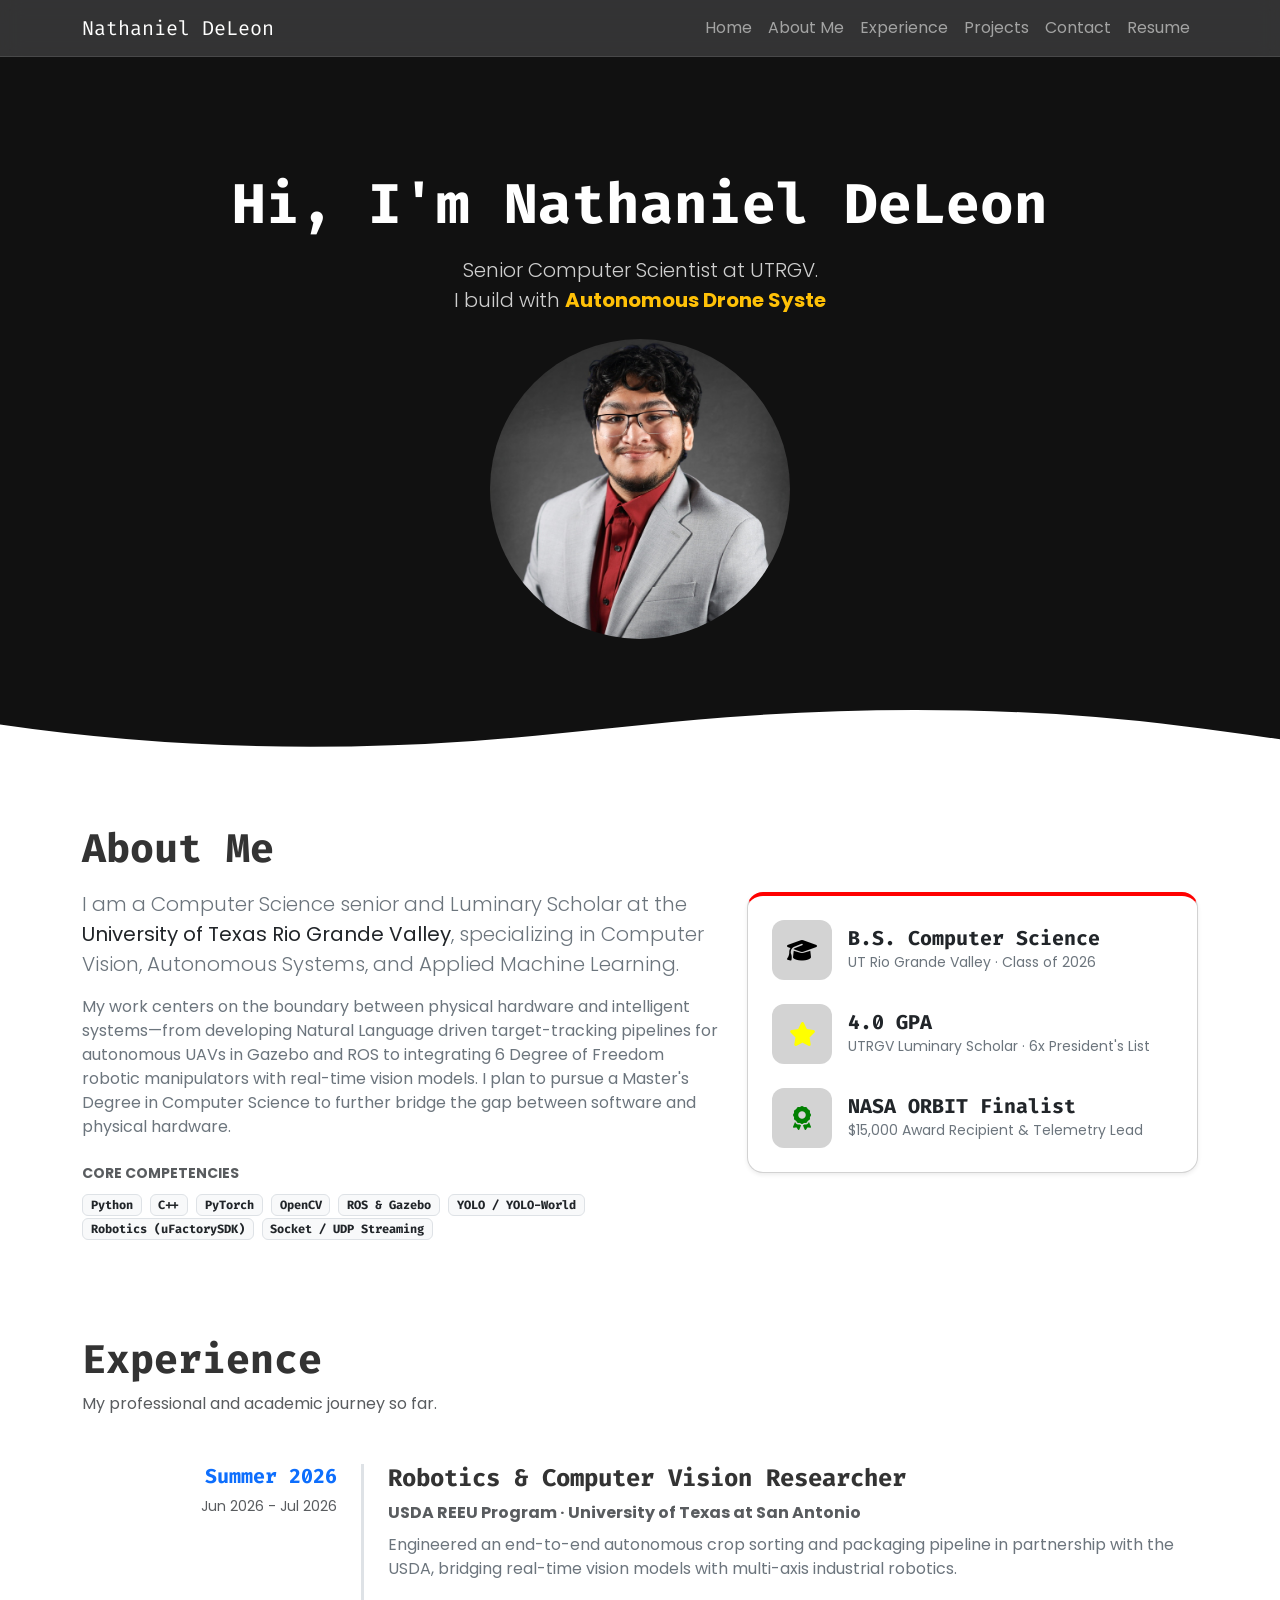
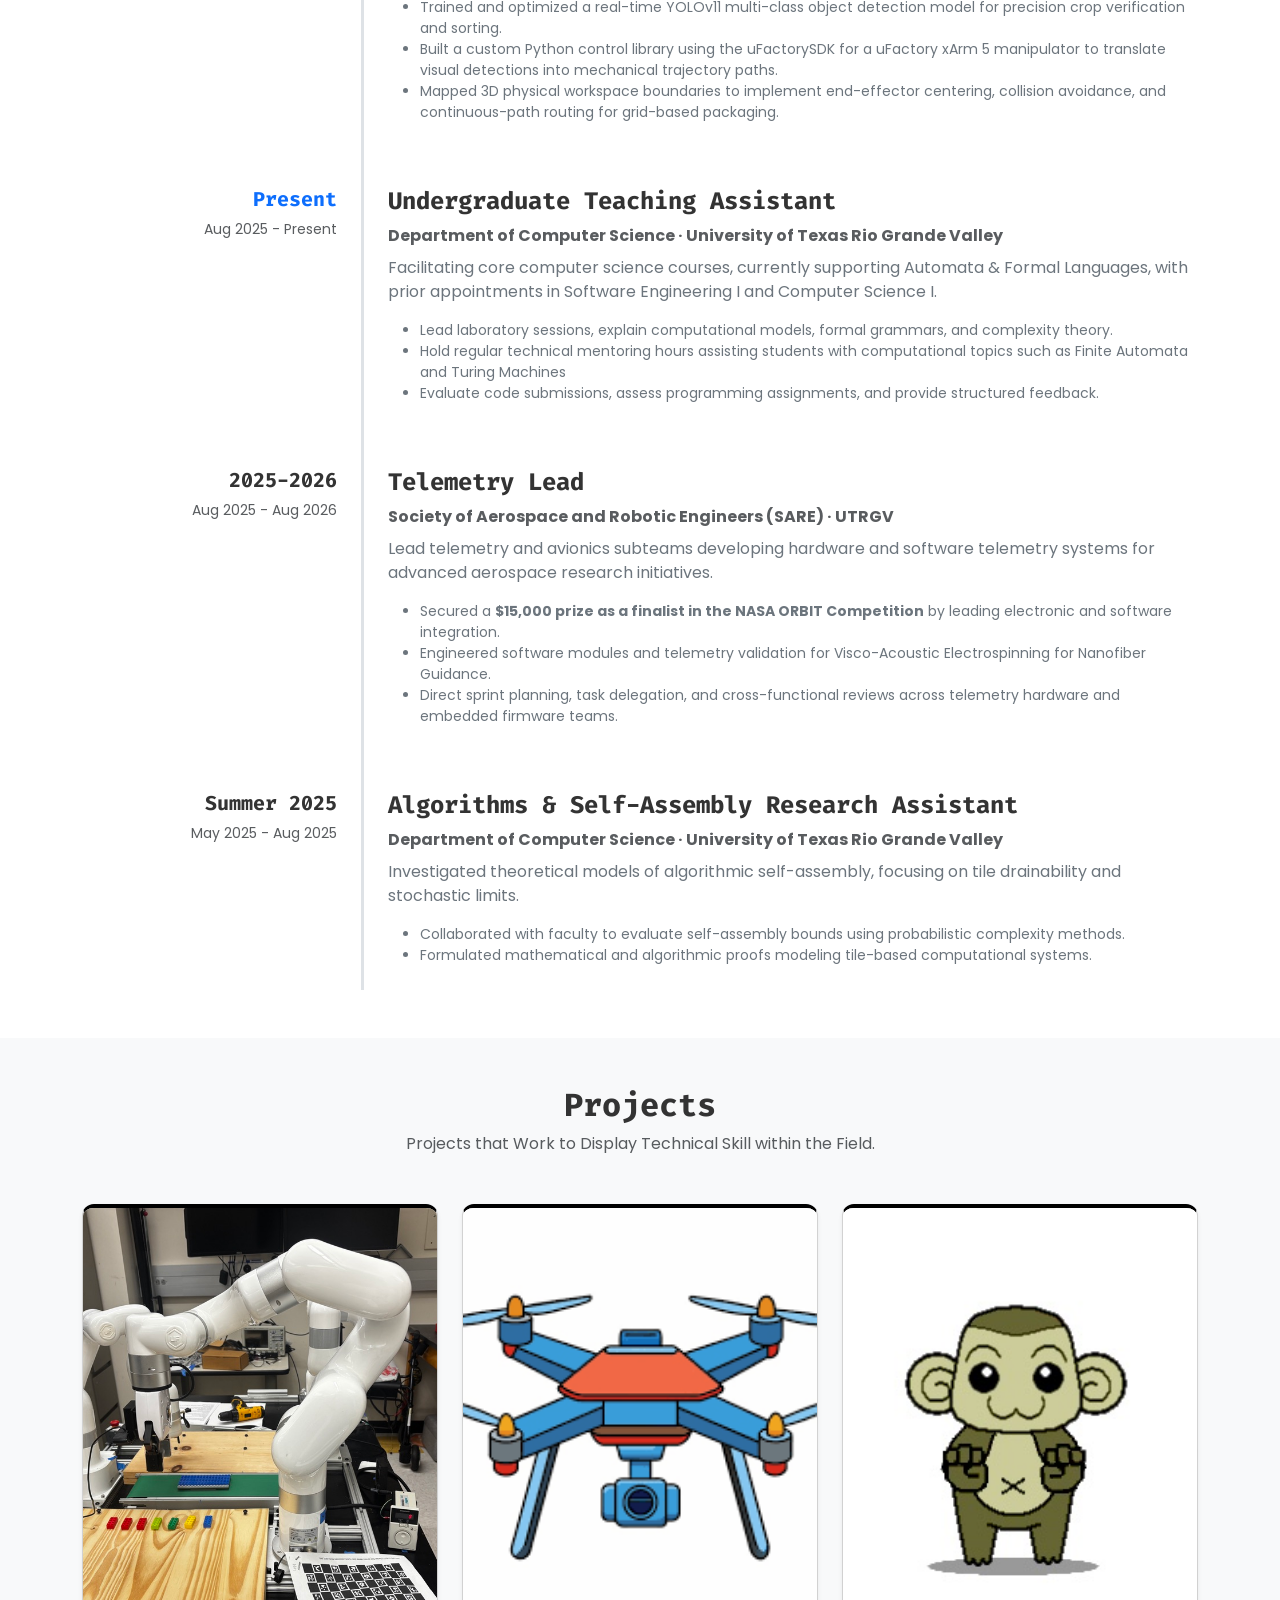
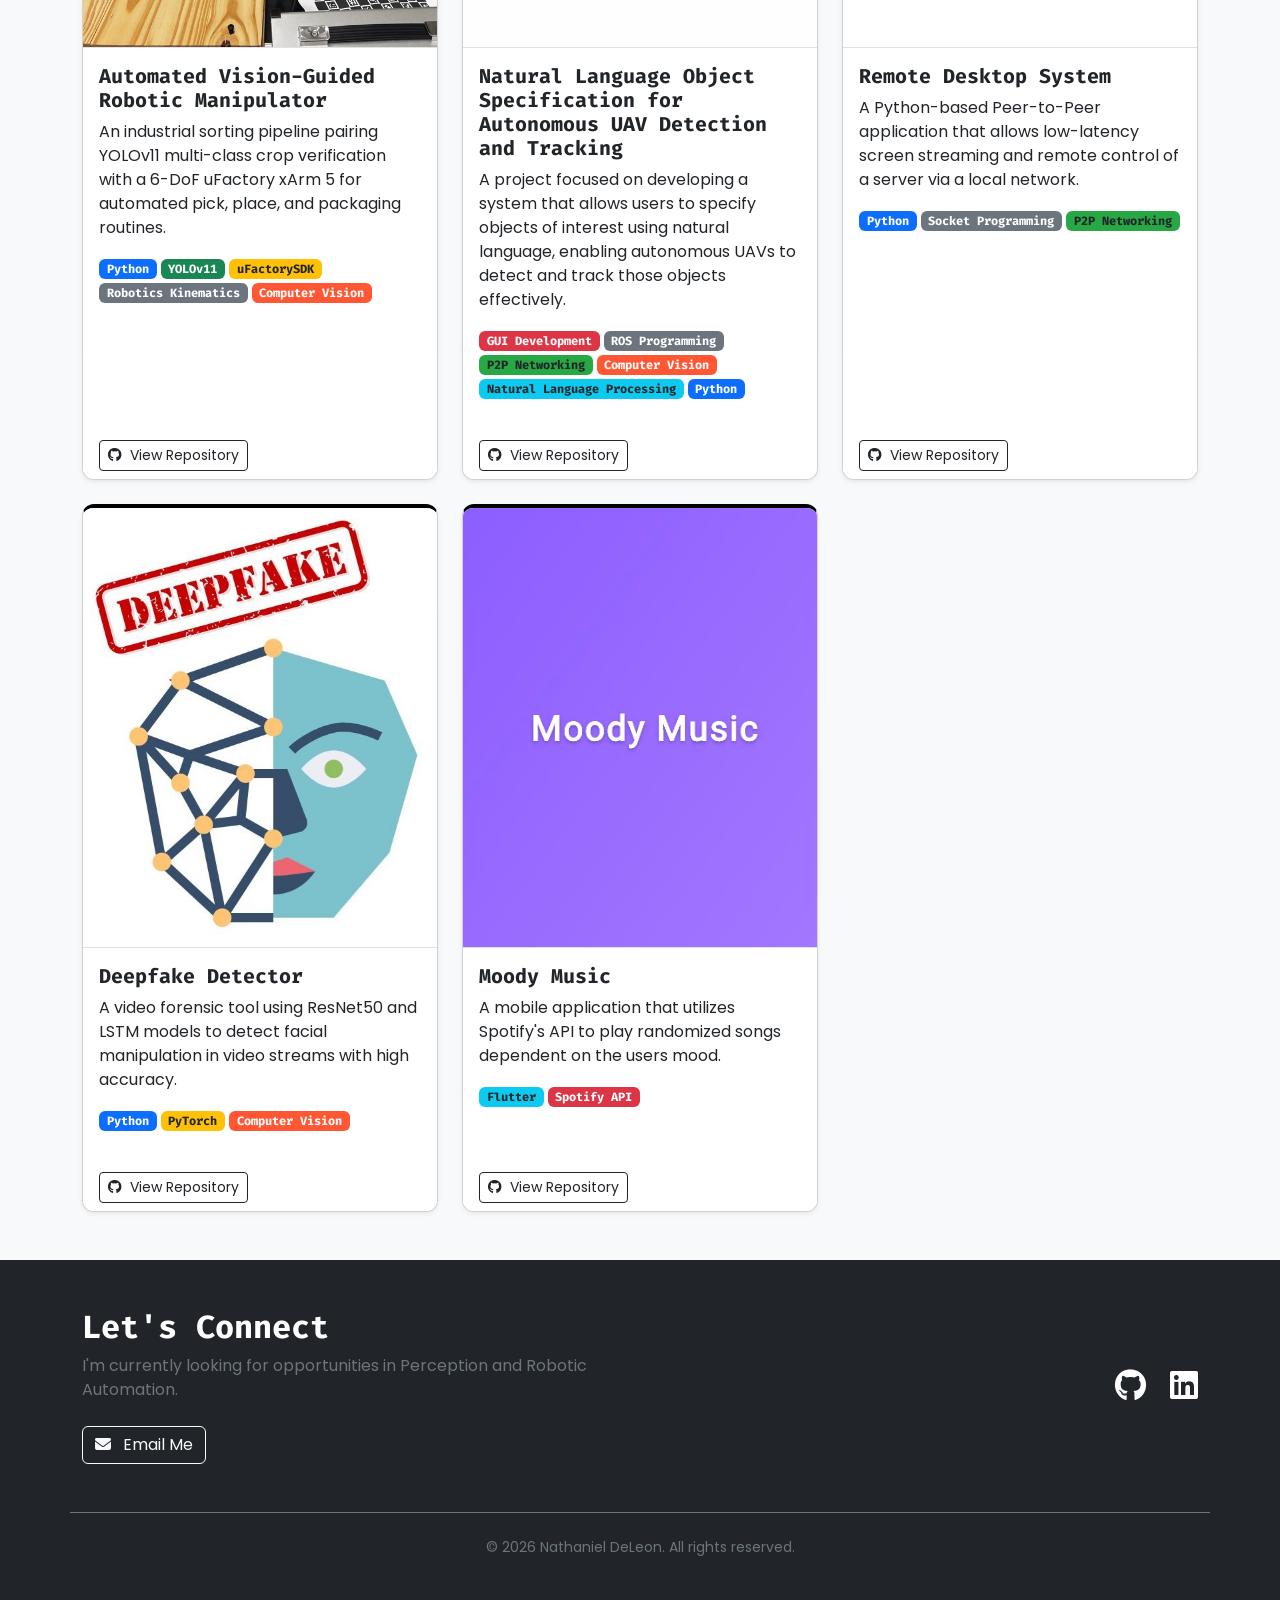
<file: index.html>
<!-- index.html -->
<!DOCTYPE html>
<html lang="en">
<head>
    <meta charset="UTF-8">
    <meta name="viewport" content="width=device-width, initial-scale=1.0">
    <title>Nathaniel DeLeon</title>
    
    <link href="https://cdn.jsdelivr.net/npm/bootstrap@5.3.0/dist/css/bootstrap.min.css" rel="stylesheet">
    <link rel="stylesheet" href="css/style.css">
    <link href="https://fonts.googleapis.com/css2?family=Fira+Code:wght@300;400;500&family=Poppins:wght@400;600;700&display=swap" rel="stylesheet">
    <link rel="stylesheet" href="https://cdnjs.cloudflare.com/ajax/libs/font-awesome/6.4.0/css/all.min.css">
</head>
<body>

    <nav class="navbar navbar-expand-lg navbar-dark bg-dark sticky-top">
        <div class="container">
            <a class="navbar-brand" href="#">Nathaniel DeLeon</a>
            
            <button class="navbar-toggler" type="button" data-bs-toggle="collapse" data-bs-target="#navbarNav">
                <span class="navbar-toggler-icon"></span>
            </button>
    
            <div class="collapse navbar-collapse" id="navbarNav">
                <ul class="navbar-nav ms-auto"> 
                    <li class="nav-item">
                        <a class="nav-link" href="#hero">Home</a>
                    </li>
                    <li class="nav-item">
                        <a class="nav-link" href="#about">About Me</a>
                    </li>
                    <li class="nav-item">
                        <a class="nav-link" href="#experience">Experience</a>
                    </li>
                    <li class="nav-item">
                        <a class="nav-link" href="#projects">Projects</a>
                    </li>
                    <li class="nav-item">
                        <a class="nav-link" href="#contact">Contact</a>
                    </li>
                    <li class="nav-item">
                        <a class="nav-link" href="assets/Nathaniel DeLeon Resume.pdf" target="_blank">Resume</a>
                    </li>
                </ul>
            </div>
        </div>
    </nav>

    <section id="hero" class="text-center py-5 position-relative">
        <div class="container">
            <h1 class="fw-bold display-4 mb-3">Hi, I'm Nathaniel DeLeon</h1>
            
            <p class="lead mb-4">
                Senior Computer Scientist at UTRGV.<br>
                I build with <span id="typewriter" class="fw-bold text-warning"></span>
            </p>
    
            <img src="assets/ProfilePicture.jpeg" alt="Nathaniel DeLeon" class="rounded-circle mb-4" width="300" height="300" style="object-fit: cover; object-position: center 7%;">
        </div>
        
        <div style="position: absolute; bottom: 0; left: 0; width: 100%; overflow: hidden; line-height: 0;">
            <svg data-name="Layer 1" xmlns="http://www.w3.org/2000/svg" viewBox="0 0 1200 120" preserveAspectRatio="none" style="position: relative; display: block; width: calc(138% + 1.3px); height: 68px;">
                <path d="M321.39,56.44c58-10.79,114.16-30.13,172-41.86,82.39-16.72,168.19-17.73,250.45-.39C823.78,31,906.67,72,985.66,92.83c70.05,18.48,146.53,26.09,214.34,3V120H0V27.35A600.21,600.21,0,0,0,321.39,56.44Z" fill="#ffffff"></path>
            </svg>
        </div>
    </section>

    <section id="about" class="py-5 bg-white">
        <div class="container">
            <div class="row align-items-center">
                
                <div class="col-md-7 mb-4 mb-md-0">
                    <h2 class="fw-bold mb-3 display-6">About Me</h2>
                    <p class="lead text-secondary">
                        I am a Computer Science senior and Luminary Scholar at the <strong class="text-dark">University of Texas Rio Grande Valley</strong>, specializing in Computer Vision, Autonomous Systems, and Applied Machine Learning.
                    </p>
                    <p class="text-secondary">
                        My work centers on the boundary between physical hardware and intelligent systems—from developing Natural Language driven target-tracking pipelines for autonomous UAVs in Gazebo and ROS to integrating 6 Degree of Freedom robotic manipulators with real-time vision models. I plan to pursue a Master's Degree in Computer Science to further bridge the gap between software and physical hardware.
                    </p>
                    
                    <div class="mt-4">
                        <p class="fw-bold small text-uppercase text-muted mb-2">Core Competencies</p>
                        <span class="badge bg-light text-dark border me-1">Python</span>
                        <span class="badge bg-light text-dark border me-1">C++</span>
                        <span class="badge bg-light text-dark border me-1">PyTorch</span>
                        <span class="badge bg-light text-dark border me-1">OpenCV</span>
                        <span class="badge bg-light text-dark border me-1">ROS & Gazebo</span>
                        <span class="badge bg-light text-dark border me-1">YOLO / YOLO-World</span>
                        <span class="badge bg-light text-dark border me-1">Robotics (uFactorySDK)</span>
                        <span class="badge bg-light text-dark border">Socket / UDP Streaming</span>
                    </div>
                </div>
    
                <div class="col-md-5">
                    <div class="card bg-white p-4 rounded-4 shadow-sm h-100">
                        <div class="d-flex align-items-center mb-4">
                            <div class="icon-box icon-box-primary me-3">
                                <i class="fas fa-graduation-cap fa-xl"></i>
                            </div>
                            <div>
                                <h5 class="fw-bold mb-0">B.S. Computer Science</h5>
                                <small class="text-secondary">UT Rio Grande Valley · Class of 2026</small>
                            </div>
                        </div>
                    
                        <div class="d-flex align-items-center mb-4">
                            <div class="icon-box icon-box-warning me-3">
                                <i class="fas fa-star fa-xl"></i>
                            </div>
                            <div>
                                <h5 class="fw-bold mb-0">4.0 GPA</h5>
                                <small class="text-secondary">UTRGV Luminary Scholar · 6x President's List</small>
                            </div>
                        </div>
                    
                        <div class="d-flex align-items-center">
                            <div class="icon-box icon-box-success me-3">
                                <i class="fas fa-award fa-xl"></i>
                            </div>
                            <div>
                                <h5 class="fw-bold mb-0">NASA ORBIT Finalist</h5>
                                <small class="text-secondary">$15,000 Award Recipient & Telemetry Lead</small>
                            </div>
                        </div>
                    </div>
                </div>
    
            </div>
        </div>
    </section>

    <section id="experience" class="py-5 bg-white">
        <div class="container">
            <div class="mb-5">
                <h2 class="fw-bold display-6">Experience</h2>
                <p class="text-muted">My professional and academic journey so far.</p>
            </div>
    
            <div class="row g-0">
                <div class="col-md-3 d-flex flex-column align-items-md-end pe-md-4 mb-3 mb-md-0">
                    <h5 class="fw-bold text-primary">Summer 2026</h5>
                    <span class="text-muted small">Jun 2026 - Jul 2026</span>
                </div>
                <div class="col-md-9 ps-md-4 border-start border-3 border-light pb-5">
                    <h4 class="fw-bold">Robotics & Computer Vision Researcher</h4>
                    <p class="text-muted fw-bold mb-2">USDA REEU Program · University of Texas at San Antonio</p>
                    <p class="text-secondary">
                        Engineered an end-to-end autonomous crop sorting and packaging pipeline in partnership with the USDA, bridging real-time vision models with multi-axis industrial robotics.
                    </p>
                    <ul class="text-secondary small">
                        <li>Trained and optimized a real-time YOLOv11 multi-class object detection model for precision crop verification and sorting.</li>
                        <li>Built a custom Python control library using the uFactorySDK for a uFactory xArm 5 manipulator to translate visual detections into mechanical trajectory paths.</li>
                        <li>Mapped 3D physical workspace boundaries to implement end-effector centering, collision avoidance, and continuous-path routing for grid-based packaging.</li>
                    </ul>
                </div>
            </div>

            <div class="row g-0">
                <div class="col-md-3 d-flex flex-column align-items-md-end pe-md-4 mb-3 mb-md-0">
                    <h5 class="fw-bold text-primary">Present</h5>
                    <span class="text-muted small">Aug 2025 - Present</span>
                </div>
                <div class="col-md-9 ps-md-4 border-start border-3 border-light pb-5">
                    <h4 class="fw-bold">Undergraduate Teaching Assistant</h4>
                    <p class="text-muted fw-bold mb-2">Department of Computer Science · University of Texas Rio Grande Valley</p>
                    <p class="text-secondary">
                        Facilitating core computer science courses, currently supporting Automata & Formal Languages, with prior appointments in Software Engineering I and Computer Science I.
                    </p>
                    <ul class="text-secondary small">
                        <li>Lead laboratory sessions, explain computational models, formal grammars, and complexity theory.</li>
                        <li>Hold regular technical mentoring hours assisting students with computational topics such as Finite Automata and Turing Machines</li>
                        <li>Evaluate code submissions, assess programming assignments, and provide structured feedback.</li>
                    </ul>
                </div>
            </div>
    
            <div class="row g-0">
                <div class="col-md-3 d-flex flex-column align-items-md-end pe-md-4 mb-3 mb-md-0">
                    <h5 class="fw-bold">2025-2026</h5>
                    <span class="text-muted small">Aug 2025 - Aug 2026</span>
                </div>
                <div class="col-md-9 ps-md-4 border-start border-3 border-light pb-5">
                    <h4 class="fw-bold">Telemetry Lead</h4>
                    <p class="text-muted fw-bold mb-2">Society of Aerospace and Robotic Engineers (SARE) · UTRGV</p>
                    <p class="text-secondary">
                        Lead telemetry and avionics subteams developing hardware and software telemetry systems for advanced aerospace research initiatives.
                    </p>
                    <ul class="text-secondary small">
                        <li>Secured a <strong>$15,000 prize as a finalist in the NASA ORBIT Competition</strong> by leading electronic and software integration.</li>
                        <li>Engineered software modules and telemetry validation for Visco-Acoustic Electrospinning for Nanofiber Guidance.</li>
                        <li>Direct sprint planning, task delegation, and cross-functional reviews across telemetry hardware and embedded firmware teams.</li>
                    </ul>
                </div>
            </div>
    
            <div class="row g-0">
                <div class="col-md-3 d-flex flex-column align-items-md-end pe-md-4 mb-3 mb-md-0">
                    <h5 class="fw-bold">Summer 2025</h5>
                    <span class="text-muted small">May 2025 - Aug 2025</span>
                </div>
                <div class="col-md-9 ps-md-4 border-start border-3 border-light pb-2">
                    <h4 class="fw-bold">Algorithms & Self-Assembly Research Assistant</h4>
                    <p class="text-muted fw-bold mb-2">Department of Computer Science · University of Texas Rio Grande Valley</p>
                    <p class="text-secondary">
                        Investigated theoretical models of algorithmic self-assembly, focusing on tile drainability and stochastic limits.
                    </p>
                    <ul class="text-secondary small">
                        <li>Collaborated with faculty to evaluate self-assembly bounds using probabilistic complexity methods.</li>
                        <li>Formulated mathematical and algorithmic proofs modeling tile-based computational systems.</li>
                    </ul>
                </div>
            </div>
    
        </div>
    </section>

    <section id="projects" class="py-5 bg-light">
        <div class="container">
            
            <div class="text-center mb-5">
                <h2 class="fw-bold">Projects</h2>
                <p class="text-muted">Projects that Work to Display Technical Skill within the Field.</p>
            </div>
    
            <div class="row g-4"> 

                <div class="col-12 col-md-6 col-lg-4">
                    <div id="arm-sorting" class="card h-100 shadow-sm">
                        <img src="assets/arm.jpeg" class="card-img-top" alt="natural">
                        <div class="card-body">
                            <h5 class="card-title fw-bold">Automated Vision-Guided Robotic Manipulator</h5>
                            <p class="card-text">
                                An industrial sorting pipeline pairing YOLOv11 multi-class crop verification with a 6-DoF uFactory xArm 5 for automated pick, place, and packaging routines.
                            </p>
                            <div class="mb-3">
                                <span class="badge bg-primary">Python</span>
                                <span class="badge bg-success">YOLOv11</span>
                                <span class="badge bg-warning text-dark">uFactorySDK</span>
                                <span class="badge bg-secondary">Robotics Kinematics</span>
                                <span class="badge bg-accent-orange text-white">Computer Vision</span>
                            </div>
                        </div>
                        <div class="card-footer bg-white border-0">
                            <a href="https://github.com/carolinemed6/REEUSorting" target="_blank" class="btn btn-outline-dark btn-sm">
                                <i class="fab fa-github me-1"></i> View Repository
                            </a>
                        </div>
                    </div>
                </div>

                <div class="col-12 col-md-6 col-lg-4">
                    <div id="Drone" class="card h-100 shadow-sm">
                        <img src="assets/drone.png" class="card-img-top" alt="natural">
                        <div class="card-body">
                            <h5 class="card-title fw-bold">Natural Language Object Specification for Autonomous UAV Detection and Tracking</h5>
                            <p class="card-text">
                                A project focused on developing a system that allows users to specify objects of interest using natural language, enabling autonomous UAVs to detect and track those objects effectively.
                            </p>
                            <div class="mb-3">
                                <span class="badge bg-danger">GUI Development</span>
                                <span class="badge bg-secondary">ROS Programming</span>
                                <span class="badge bg-green-color text-dark">P2P Networking</span>
                                <span class="badge bg-accent-orange text-white">Computer Vision</span>
                                <span class="badge bg-info text-dark">Natural Language Processing</span>
                                <span class="badge bg-primary">Python</span>
                            </div>
                        </div>
                        <div class="card-footer bg-white border-0">
                            <a href="https://github.com/isabellawtu09/Senior-Project-Autonomous-Drone" target="_blank" class="btn btn-outline-dark btn-sm">
                                <i class="fab fa-github me-1"></i> View Repository
                            </a>
                        </div>
                    </div>
                </div>
                
                <div class="col-12 col-md-6 col-lg-4">
                    <div id="Remote" class="card h-100 shadow-sm">
                        <img src="assets/monkey_wave.jpeg" class="card-img-top" alt="Remote Desktop App">
                        <div class="card-body">
                            <h5 class="card-title fw-bold">Remote Desktop System</h5>
                            <p class="card-text">
                                A Python-based Peer-to-Peer application that allows low-latency screen streaming and remote control of a server via a local network.
                            </p>
                            <div class="mb-3">
                                <span class="badge bg-primary">Python</span>
                                <span class="badge bg-secondary">Socket Programming</span>
                                <span class="badge bg-green-color text-dark">P2P Networking</span>
                            </div>
                        </div>
                        <div class="card-footer bg-white border-0">
                            <a href="https://github.com/CompleteCanoe98/Local-Network-Remote-Desktop-Streaming-Control-System" target="_blank" class="btn btn-outline-dark btn-sm">
                                <i class="fab fa-github me-1"></i> View Repository
                            </a>
                        </div>
                    </div>
                </div>

                <div class="col-12 col-md-6 col-lg-4">
                    <div id="deepfake" class="card h-100 shadow-sm">
                        <img src="assets/deepfakePicture.jpg" class="card-img-top" alt="Deepfake Detector">
                        <div class="card-body">
                            <h5 class="card-title fw-bold">Deepfake Detector</h5>
                            <p class="card-text">
                                A video forensic tool using ResNet50 and LSTM models to detect facial manipulation in video streams with high accuracy.
                            </p>
                            <div class="mb-3">
                                <span class="badge bg-primary">Python</span>
                                <span class="badge bg-warning text-dark">PyTorch</span>
                                <span class="badge bg-accent-orange text-white">Computer Vision</span>
                            </div>
                        </div>
                        <div class="card-footer bg-white border-0">
                            <a href="https://github.com/RodolfoJGonz/FacialVideoDeepfakeDetector?tab=readme-ov-file" class="btn btn-outline-dark btn-sm">
                                <i class="fab fa-github me-1"></i> View Repository
                            </a>
                        </div>
                    </div>
                </div>
    
                <div class="col-12 col-md-6 col-lg-4">
                    <div id="moody-card" class="card h-100 shadow-sm">
                        <img src="assets/MoodyMusicIcon.jpeg" class="card-img-top" alt="Moody Music">
                        <div class="card-body">
                            <h5 class="card-title fw-bold">Moody Music</h5>
                            <p class="card-text">
                                A mobile application that utilizes Spotify's API to play randomized songs dependent on the users mood.
                            </p>
                            <div class="mb-3">
                                <span class="badge bg-info text-dark">Flutter</span>
                                <span class="badge bg-danger">Spotify API</span>
                            </div>
                        </div>
                        <div class="card-footer bg-white border-0">
                            <a href="https://github.com/CompleteCanoe98/Moody-Music" class="btn btn-outline-dark btn-sm">
                                <i class="fab fa-github me-1"></i> View Repository</a>
                        </div>
                    </div>
                </div>
    
            </div> 
        </div> 
    </section>

    <section id="contact" class="py-5 bg-dark text-white">
        <div class="container">
            <div class="row text-center text-md-start">
                
                <div class="col-md-6 mb-4 mb-md-0">
                    <h2 class="fw-bold">Let's Connect</h2>
                    <p class="text-secondary">
                        I'm currently looking for opportunities in Perception and Robotic Automation.
                    </p>
                    <a href="mailto:nathanfavian@gmail.com" class="btn btn-outline-light mt-2">
                        <i class="fas fa-envelope me-2"></i> Email Me
                    </a>
                </div>
                
                <div class="col-md-6 d-flex align-items-center justify-content-center justify-content-md-end">
                    <div class="d-flex gap-4">
                        <a href="https://github.com/CompleteCanoe98" class="text-white text-decoration-none fs-2 social-icon" target="_blank">
                            <i class="fab fa-github"></i>
                        </a>
                        <!-- Added LinkedIn Tag -->
                        <a href="https://www.linkedin.com/in/nathaniel-deleon-68a5b43a3/" class="text-white text-decoration-none fs-2 social-icon" target="_blank">
                            <i class="fab fa-linkedin"></i>
                        </a>
                    </div>
                </div>
                
            </div>
            
            <div class="row mt-5 pt-4 border-top border-secondary text-center">
                <div class="col">
                    <p class="text-secondary small mb-0">&copy; 2026 Nathaniel DeLeon. All rights reserved.</p>
                </div>
            </div>
        </div>
    </section>
    <!-- Scripts -->
    <script src="https://cdn.jsdelivr.net/npm/bootstrap@5.3.0/dist/js/bootstrap.bundle.min.js"></script>
    <script src="js/main.js"></script>
</body>
</html>
</file>
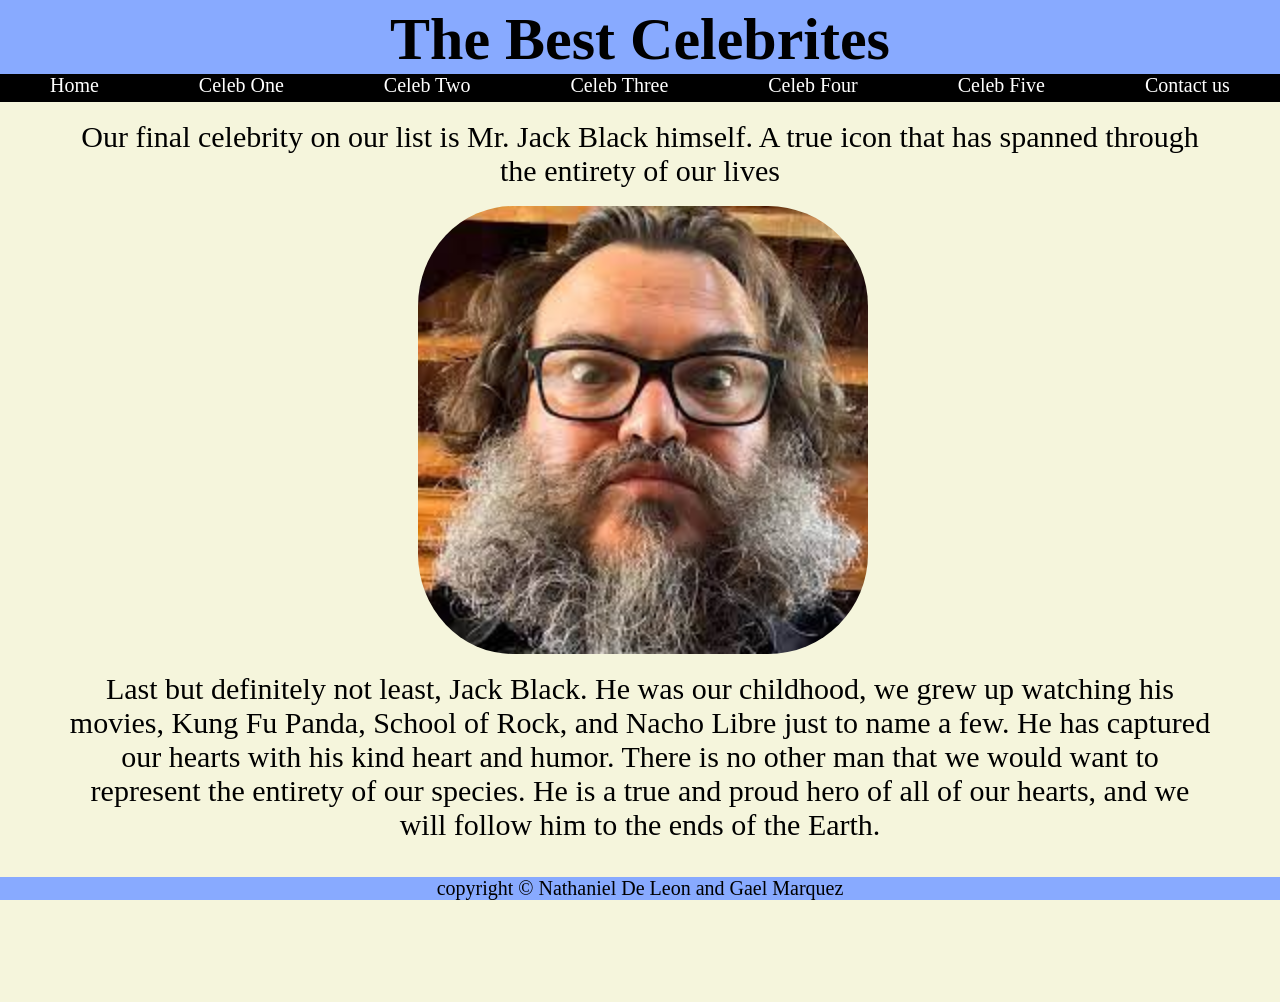
<file: celeb_five.html>
<html>
    <head>
        <title>Celeb_Five</title>
        <link rel="stylesheet" href="styles.css">
    </head>
    <body>
        <header>
            <div class="heading">
                <h1>The Best Celebrites</h1>
            </div>
            <ul class="nav-bar">
                <li><a href="index.html">Home</a></li>
                <li><a href="celeb_one.html">Celeb One</a></li>
                <li><a href="celeb_two.html">Celeb Two</a></lil>
                <li><a href="celeb_three.html">Celeb Three</a></li>
                <li><a href="celeb_four.html">Celeb Four</a></li>
                <li><a href="celeb_five.html">Celeb Five</a></li>
                <li><a href= "contact_us.html">Contact us</a> </li>
            </ul>
        </header>
        <div class="content">
            <br>
            <p>Our final celebrity on our list is Mr. Jack Black himself. A true icon that has spanned through the entirety of our lives</p>
            <br>
         <img src = "Images/JackBlack.jpeg" width = "450" length = " 750">
         <br>
            <p>Last but definitely not least, Jack Black. He was our childhood, we grew up watching his movies, Kung Fu Panda, School of Rock, and Nacho Libre just to name a few. He has captured our hearts with his kind heart and humor. There is no other man that we would want to represent the entirety of our species. He is a true and proud hero of all of our hearts, and we will follow him to the ends of the Earth. </p>
        </div>
        <footer>
            copyright &copy; Nathaniel De Leon and Gael Marquez
        </footer>
    </body>
</html>
</file>
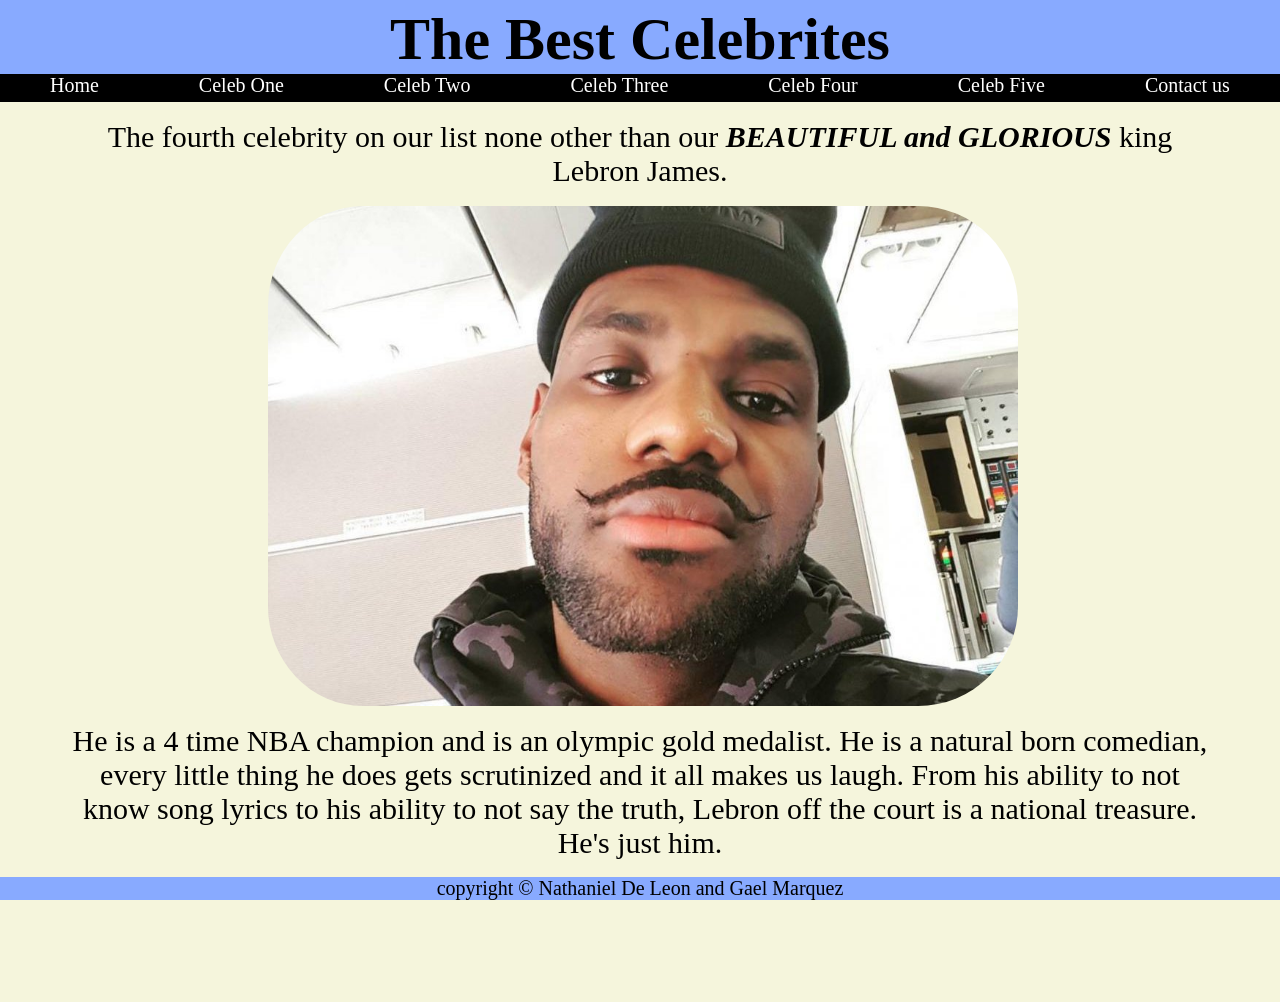
<file: celeb_four.html>
<html>
    <head>
        <title>Celeb_Four</title>
        <link rel="stylesheet" href="styles.css">
    </head>
    <body>
        <header>
            <div class="heading">
                <h1>The Best Celebrites</h1>
            </div>
            <ul class="nav-bar">
                <li><a href="index.html">Home</a></li>
                <li><a href="celeb_one.html">Celeb One</a></li>
                <li><a href="celeb_two.html">Celeb Two</a></lil>
                <li><a href="celeb_three.html">Celeb Three</a></li>
                <li><a href="celeb_four.html">Celeb Four</a></li>
                <li><a href="celeb_five.html">Celeb Five</a></li>
                <li><a href= "contact_us.html">Contact us</a> </li>
            </ul>
        </header>
        <div class="content">
            <br>
            <p>The fourth celebrity on our list none other than our <b><i>BEAUTIFUL and GLORIOUS</i></b> king Lebron James.</p>
            <br>
        <img src = "Images/lebron james.jpg" width="750" length="1500">
        <br>
         <p>He is a 4 time NBA champion and is an olympic gold medalist. He is a natural born comedian, every little thing he does gets scrutinized and it all makes us laugh. From his ability to not know song lyrics to his ability to not say the truth, Lebron off the court is a national treasure. He's just him.</p>
        </div>
        <footer>
            copyright &copy; Nathaniel De Leon and Gael Marquez
        </footer>
    </body>
</html>
</file>
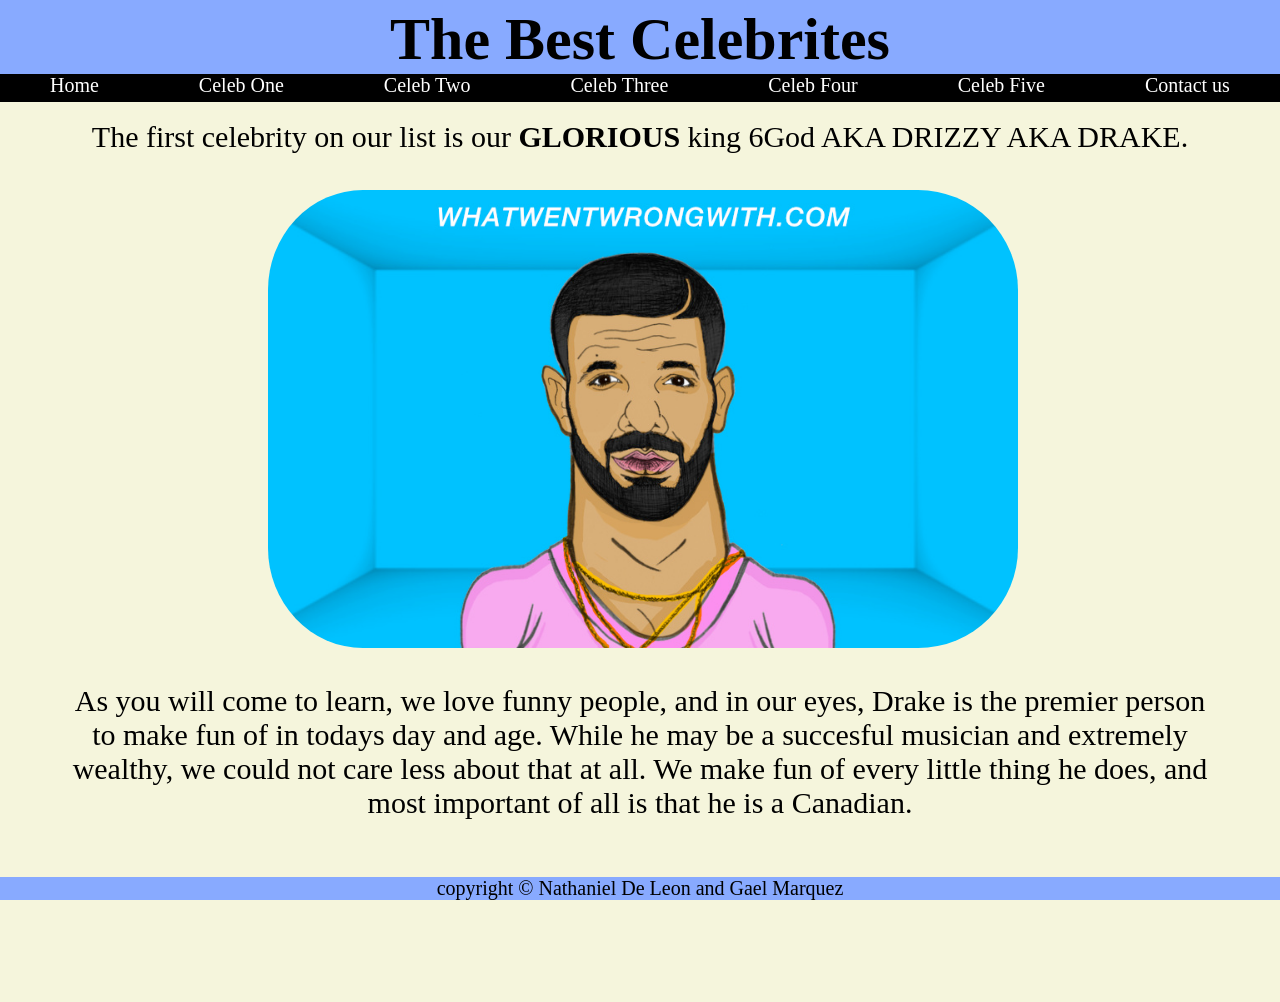
<file: celeb_one.html>
<html>
    <head>
        <title>Celeb_One</title>
        <link rel="stylesheet" href="styles.css">
    </head>
    <body>
        <header>
            <div class="heading">
                <h1>The Best Celebrites</h1>
            </div>
            <ul class="nav-bar">
                <li><a href="index.html">Home</a></li>
                <li><a href="celeb_one.html">Celeb One</a></li>
                <li><a href="celeb_two.html">Celeb Two</a></lil>
                <li><a href="celeb_three.html">Celeb Three</a></li>
                <li><a href="celeb_four.html">Celeb Four</a></li>
                <li><a href="celeb_five.html">Celeb Five</a></li>
                <li><a href= "contact_us.html">Contact us</a> </li>
            </ul>
        </header>
        <div class="content">
<br>
<p> The first celebrity on our list is our <b> GLORIOUS</b> king 6God AKA DRIZZY AKA DRAKE.</p>
<br><br>
<img src="Images/drakesilly.jpg" width="750" length="1500">
<br><br>
<p>As you will come to learn, we love funny people, and in our eyes, Drake is the premier person to make fun of in todays day and age. While he may be a succesful musician and extremely wealthy, we could not care less about that at all. We make fun of every little thing he does, and most important of all is that he is a Canadian. </p>
        </div>
        <footer>
            copyright &copy; Nathaniel De Leon and Gael Marquez
        </footer>
    </body>
</html>
</file>
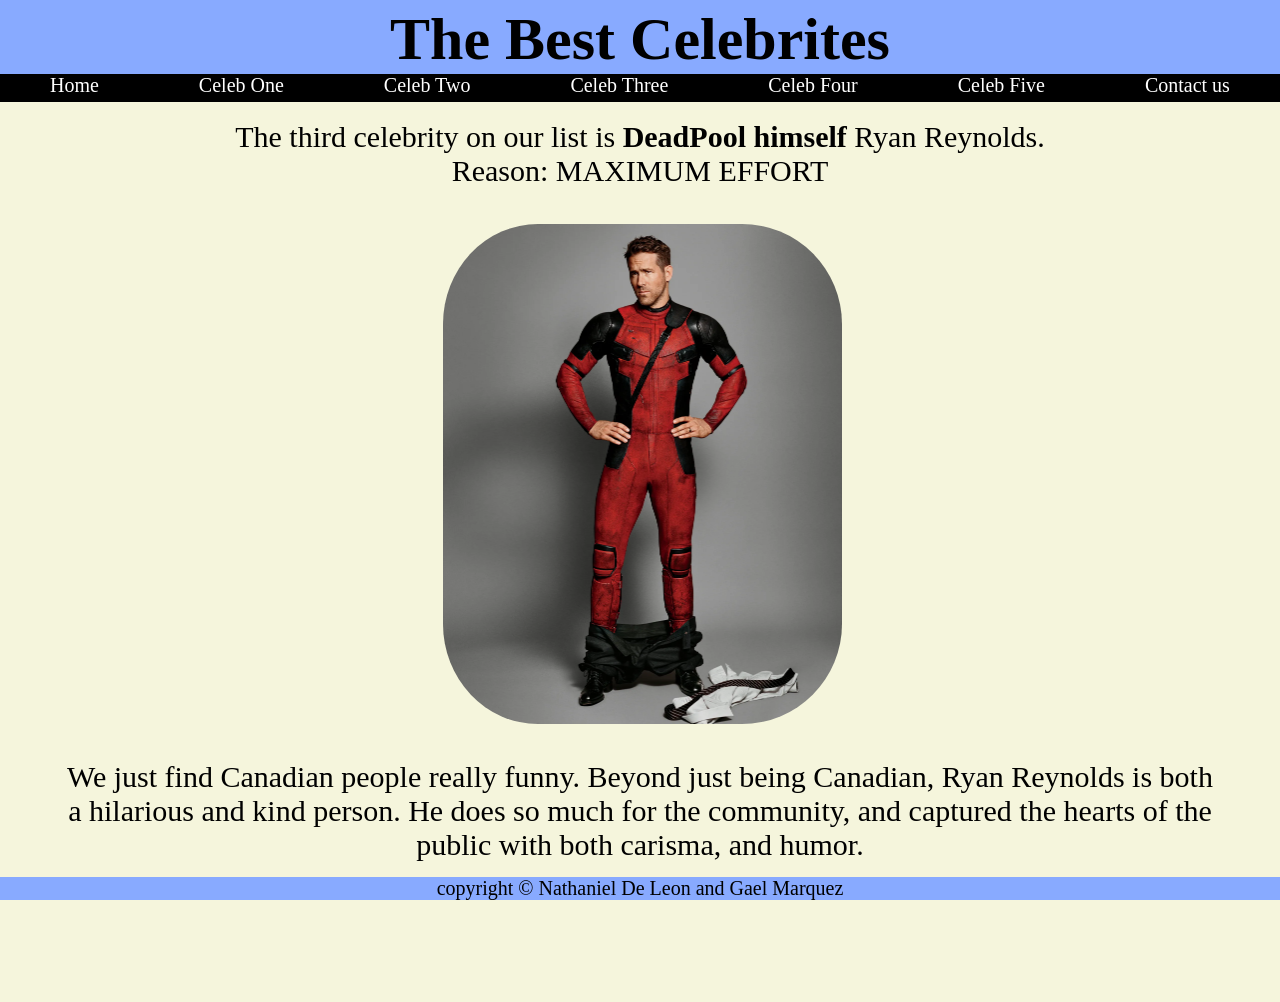
<file: celeb_three.html>
<html>
    <head>
        <title>Celeb_Three</title>
        <link rel="stylesheet" href="styles.css">
    </head>
    <body>
        <header>
            <div class="heading">
                <h1>The Best Celebrites</h1>
            </div>
            <ul class="nav-bar">
                <li><a href="index.html">Home</a></li>
                <li><a href="celeb_one.html">Celeb One</a></li>
                <li><a href="celeb_two.html">Celeb Two</a></lil>
                <li><a href="celeb_three.html">Celeb Three</a></li>
                <li><a href="celeb_four.html">Celeb Four</a></li>
                <li><a href="celeb_five.html">Celeb Five</a></li>
                <li><a href= "contact_us.html">Contact us</a></li>
            </ul>
        </header>
        <div class="content">
        <br>
         <p> The third celebrity on our list is <b> DeadPool himself</b> Ryan Reynolds.</p>
         <p>Reason: MAXIMUM EFFORT</p>
         <br><br>
         <img src = "Images/deadpool.jpg" height = "500" length = "350"> 
         <br><br>
         <p>We just find Canadian people really funny. Beyond just being Canadian, Ryan Reynolds is both a hilarious and kind person. He does so much for the community, and captured the hearts of the public with both carisma, and humor.</p>
        </div>
        <footer>
            copyright &copy; Nathaniel De Leon and Gael Marquez
        </footer>
    </body>
</html>
</file>
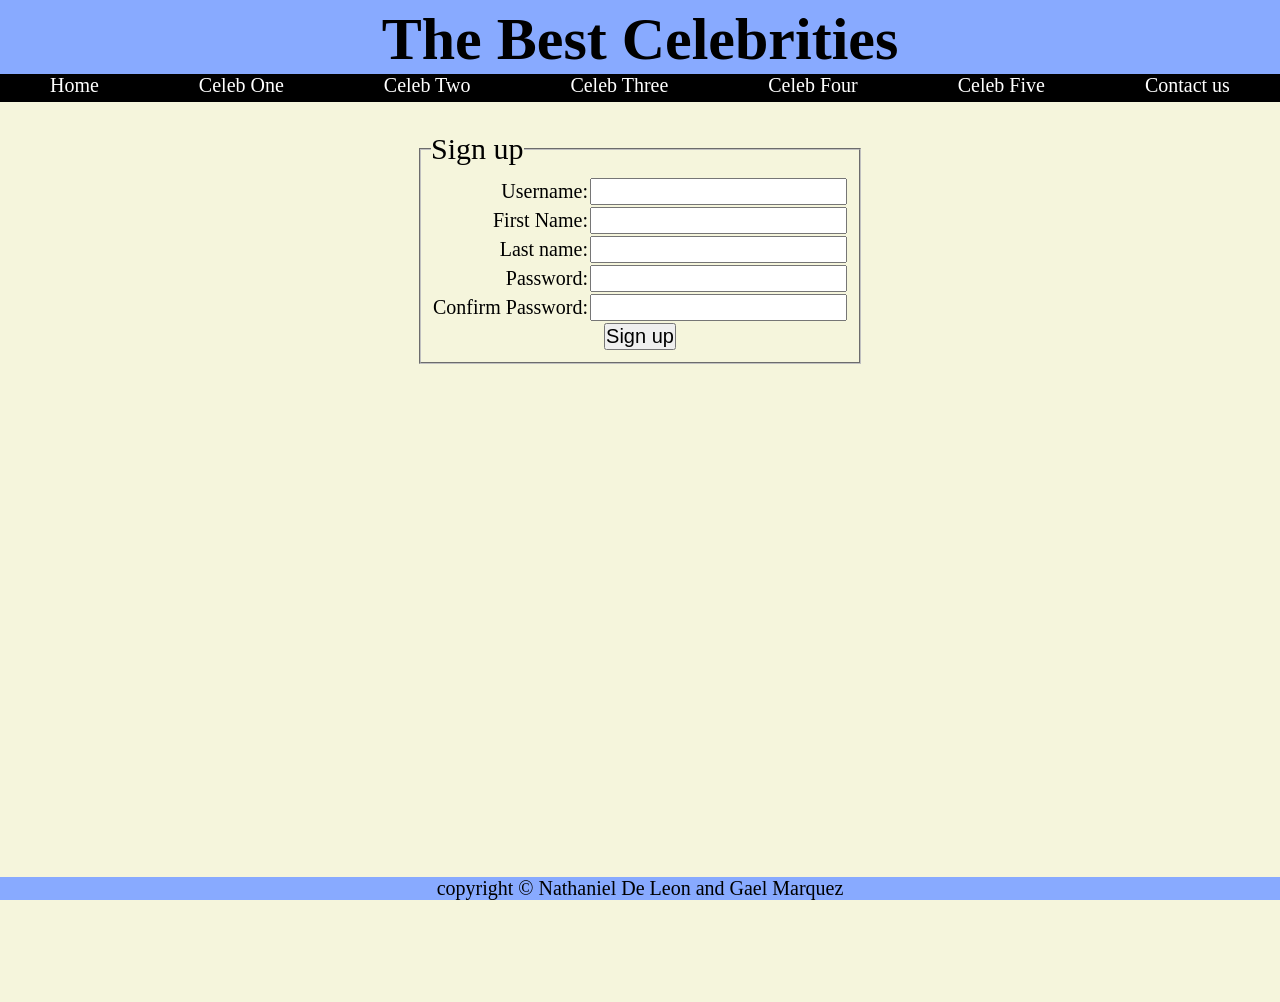
<file: contact_us.html>
<html>
    <head>
        <title>Contact Us</title>
        <link rel="stylesheet" href="styles.css">
        <script>
            function validate()
            {
                var username = document.signup.uname.value;
                var firstname = document.signup.fname.value;
                var lastname = document.signup.lname.value;
                var password = document.signup.passw.value;
                var cpassword = document.signup.cpassw.value;
                
                if(username == "" || firstname == "" || lastname =="" || password == "" || cpassword == "")
                {
                    alert(" Fill in all fields")
                }
                else{
                    if(password.length<8 || password.length>15)
                        {
                            alert("Password should be between 8-15 characters long")
                        }
                        else
                        {
                            if(password != cpassword)
                            {
                              alert("Password and Confirm password should match")
                            }
                        else{
                            alert("Form submitted successfully")
                        }

                        }
                }
            }
        </script>
    </head>
    <body>
        <header>
            <div class="heading">
                <h1>The Best Celebrities</h1>
            </div>
            <ul class="nav-bar">
                <li><a href="index.html">Home</a></li>
                <li><a href="celeb_one.html">Celeb One</a></li>
                <li><a href="celeb_two.html">Celeb Two</a></lil>
                <li><a href="celeb_three.html">Celeb Three</a></li>
                <li><a href="celeb_four.html">Celeb Four</a></li>
                <li><a href="celeb_five.html">Celeb Five</a></li>
                <li><a href= "contact_us.html">Contact us</a> </li>
            </ul>
           </header> 
           <div class ="content">
            <form name="signup">
                <fieldset>
                    <legend> Sign up</legend>
                <table>
                    <tr>
                     <td align = "right"><label>Username:</label></td>
                     <td> <input type = "text" name="uname"/><br/></td>
                    </tr>
                    <tr>
                        <td align = "right"><label>First Name:</label></td>
                        <td> <input type = "text"name="fname"/><br/></td>
                    </tr>
                    <tr>
                        <td align = "right"><label>Last name:</label></td>
                        <td> <input type = "text" name="lname"/><br/></td>
                    </tr>
                    <tr>
                        <td align = "right"><label>Password:</label></td>
                        <td> <input type = "text" name="passw"/><br/></td>
                    </tr>
                    <tr>
                        <td align = "right"><label>Confirm Password:</label></td>
                        <td> <input type = "text" name="cpassw"/><br/></td>
                    </tr>
                    <tr>
                    <td colspan="2" align="center"><input type="submit" onclick="validate();" value="Sign up"/></td>
                    </tr>
                </table>
                </fieldset>
            </form>
           </div>
           <footer>
            copyright &copy; Nathaniel De Leon and Gael Marquez
        </footer>
    </body>
</html>
</file>
<file: css/style.css>
/* ===========================
   1. GLOBAL & TYPOGRAPHY
   =========================== */
   :root {
    --primary-color: #00ADB5;     /* Your Tech Teal */
    --primary-hover: #008c93;
    
    /* 1. New Custom Accent Color (e.g., Bright Orange) */
    --accent-orange: #FF5733;     

    --green-color: #28a745;       /* Bootstrap Success Green */

    /* 2. Overriding a Bootstrap Semantic Color (optional) */
    --bs-secondary: #4a5568;      /* Dark Slate Gray instead of default Bootstrap Gray */
    --bs-secondary-hover: #373f4d; 
    
    --dark-bg: #111111;
    --light-bg: #f8f9fa;
}

html {
    scroll-behavior: smooth;
}

body {
    background-color: var(--light-bg);
    /* Subtle Grid Pattern */
    background-image: radial-gradient(#dee2e6 1px, transparent 1px);
    background-size: 20px 20px;
    color: #333;
    font-family: 'Poppins', sans-serif; /* Default text font */
}

/* "Hacker" Font for headings and brand */
h1, h2, h3, h4, h5, .navbar-brand, .badge {
    font-family: 'Fira Code', monospace; 
}

/* Offset for sticky navbar */
section {
    scroll-margin-top: 80px;
}

/* ===========================
   2. NAVBAR
   =========================== */
.navbar {
    background: rgba(17, 17, 17, 0.85) !important; /* Matches hero dark */
    backdrop-filter: blur(10px); 
    border-bottom: 1px solid rgba(255,255,255,0.1);
}

/* ===========================
   3. HERO SECTION
   =========================== */
#hero {
    background-color: var(--dark-bg);
    color: #ffffff;
    min-height: 80vh;
    display: flex;
    flex-direction: column; /* Allows us to stack content */
    align-items: center;
    justify-content: center;
    position: relative; /* Needed for the wave */
    padding-bottom: 50px; /* Space for the wave */
}

#hero .lead {
    color: rgba(255, 255, 255, 0.8) !important; 
}

/* ===========================
   4. COMPONENTS (Cards, Buttons)
   =========================== */
/* Custom Teal Button */
.btn-primary {
    background-color: var(--primary-color);
    border-color: var(--primary-color);
    transition: all 0.2s ease;
}

.btn-primary:hover {
    background-color: var(--primary-hover);
    border-color: var(--primary-hover);
    transform: translateY(-2px); /* Tiny lift on hover */
}

/* Card Styling */
.card {
    transition: transform 0.3s ease, box-shadow 0.3s ease;
    border-radius: 15px; 
    overflow: hidden; 
    border-top: 4px solid red; /* The Teal Accent Line */
    border-radius: 12px; /* Slightly softer corners */
}

.card:hover {
    transform: translateY(-10px); 
    box-shadow: 0 15px 30px rgba(0, 0, 0, 0.15) !important; 
}

/* Force all card images to be the same size */
.card-img-top {
    height: 440px; /* Sets a fixed height */
    object-fit: cover; /* Crops the image to fit the box without distorting it */
    width: 100%; /* Ensures it fills the width */
}

.card-img-bottom {
    border-top: 1px solid #dee2e6; /* Light separator line */
}

/* Experience Timeline Line */
#experience .border-start {
    border-color: #dee2e6 !important;
}

#projects .card {
    border-top: 4px solid black; /* Teal Accent Line */
    border-radius: 12px; /* Slightly softer corners */
    img {
        border-bottom: 1px solid #dee2e6; /* Light separator line */
    }
}
#Remote:hover {
    transform: translateY(-10px);
    /* This creates a Teal Glow behind the card */
    box-shadow: 0 20px 40px red !important; 
    border-color: red;
}

#Drone:hover {
    transform: translateY(-10px);
    box-shadow: 0 20px 40px green !important;
    border-color: green !important;
}

#moody-card:hover {
    transform: translateY(-10px);
    box-shadow: 0 20px 40px purple!important;
    border-color: purple!important;
}

#deepfake:hover {
    transform: translateY(-10px);
    box-shadow: 0 20px 40px blue!important;
    border-color: blue!important;
}

#arm-sorting:hover {
    transform: translateY(-10px);
    box-shadow: 0 20px 40px orange!important;
    border-color: orange!important;
}


/* ===========================
   5. SOCIAL ICONS
   =========================== */
.social-icon {
    transition: transform 0.2s, color 0.2s;
}

.social-icon:hover {
    transform: scale(1.2);
    color: var(--primary-color) !important;
}

/* ===========================
   CUSTOM ICON BOXES
   =========================== */

   .icon-box {
    width: 60px;
    height: 60px;
    display: flex;
    align-items: center;
    justify-content: center;
    border-radius: 12px; /* Soft square corners */
    transition: transform 0.3s ease;
}

/* Hover Effect: Rotate slightly */
.card:hover .icon-box {
    transform: rotate(10deg);
}

/* 1. Primary Box (Teal - Matches your theme) */
.icon-box-primary {
    background-color: lightgray; 
    color: black;
}

/* GPA */
.icon-box-warning {
    background-color: lightgray;
    color: yellow;
}

/* 3. Success Box (Green for Hardware) */
.icon-box-success {
    background-color: lightgrey;
    color: green;
}

/* Paste this into css/style.css if you haven't yet! */
.icon-box {
    width: 60px;
    height: 60px;
    display: flex;
    align-items: center;
    justify-content: center;
    border-radius: 12px;
}


/*utility colors*/
/* Sets background color */
.bg-accent-orange {
    background-color: var(--accent-orange);
}

.bg-green-color{
    background-color: var(--green-color);
}
</file>
<file: styles.css>
*{
    margin:0px;
    padding:0px;
}
header{
    width:100%;
    align-items: center;
    background-color: #88aaff;
    padding-top: 5px;
    position: sticky;
    top:0;
}
.heading{
    color:black;
    font-size:30px;
    
}
.heading h1{
    text-align: center;
}
.nav-bar{
    background-color:black;
    display: flex;
    justify-content: space-around;
    list-style-type: none;
    padding-bottom: 5px;
    margin-bottom: 0px;
}
.nav-bar a{
    font-size: 20px;
    color: white;
}
.nav-bar .active{
    color: #e25825;
}
a:link{
    text-decoration: none;
}
a:visited{
    text-decoration: none;
}
a:hover{
    text-decoration: underline;
}
a:active{
    text-decoration: none;
}
.content{
    width: 100%;
    height:100%;
    background-color: beige;
}
footer{
    width: 100%;
    text-align: center;
    font-size: 20px;
    background-color: #88aaff;
    bottom: 0;
    position: fixed;
}
.content p{
    font-size: 30px;
    text-align:center;
    margin-left: 5%;
    margin-right: 5%;
}
.content img{
    display: block;
    margin-right: auto;
    margin-left:auto;
    padding-left: 5px;
    border: #000000 2px;
    border-radius: 100px;
}
.content form{
    width: max-content;
    margin: auto;
    padding-top: 30px;
}
.content form fieldset{
    padding: 10px;
}
.content form input, label{
    font-size: 20px;
}
.content form legend{
    font-size: 30px;
    
}
</file>
